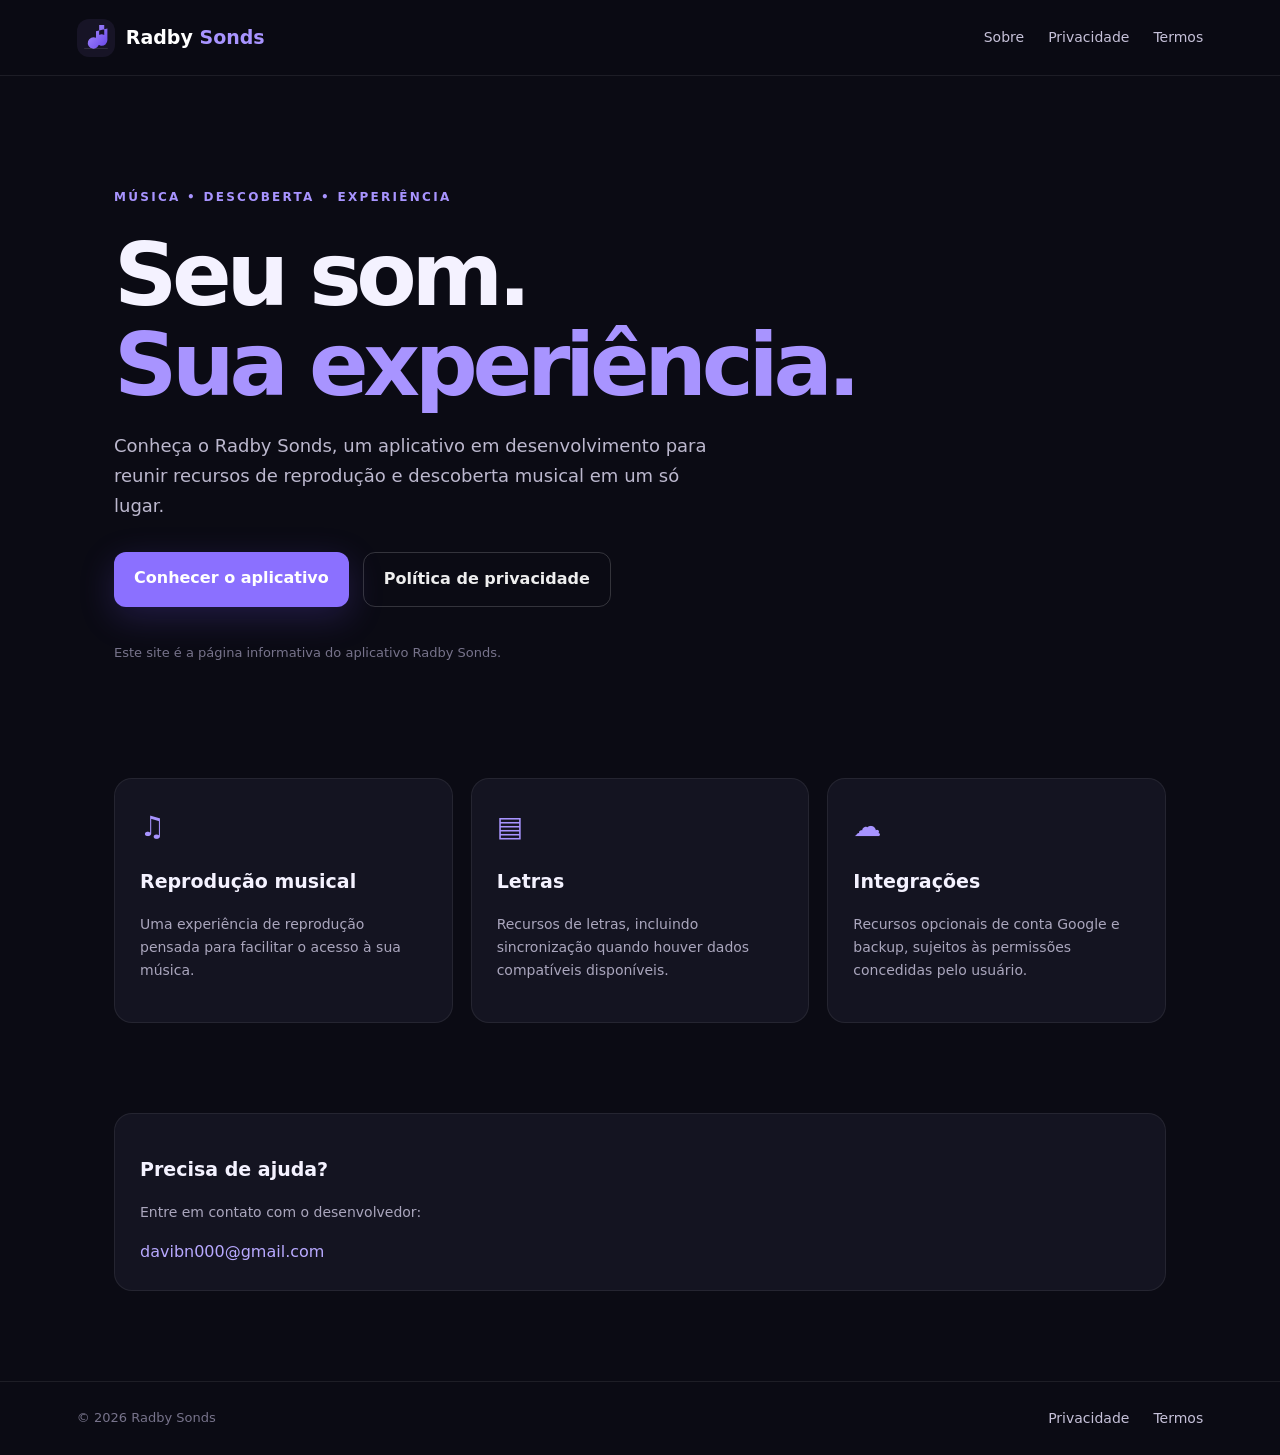
<file: index.html>
<!doctype html>
<html lang="pt-BR">
<head>
<meta charset="utf-8"><meta name="viewport" content="width=device-width, initial-scale=1">
<meta name="description" content="Radby Sonds — seu espaço para descobrir e ouvir música.">
<meta name="theme-color" content="#0b0b14">
<title>Radby Sonds</title><link rel="icon" href="assets/logo.svg" type="image/svg+xml">
<link rel="stylesheet" href="assets/style.css">
</head>
<body>
<header class="nav"><a class="brand" href="index.html"><img src="assets/logo.svg" alt="" width="38" height="38"><span>Radby <b>Sonds</b></span></a><nav><a href="#sobre">Sobre</a><a href="privacy.html">Privacidade</a><a href="terms.html">Termos</a></nav></header>
<main>
<section class="hero">
<div class="eyebrow">MÚSICA • DESCOBERTA • EXPERIÊNCIA</div>
<h1>Seu som.<br><span>Sua experiência.</span></h1>
<p>Conheça o Radby Sonds, um aplicativo em desenvolvimento para reunir recursos de reprodução e descoberta musical em um só lugar.</p>
<div class="actions"><a class="button primary" href="#sobre">Conhecer o aplicativo</a><a class="button secondary" href="privacy.html">Política de privacidade</a></div>
<div class="note">Este site é a página informativa do aplicativo Radby Sonds.</div>
</section>
<section class="features" id="sobre">
<article><div class="symbol">♫</div><h2>Reprodução musical</h2><p>Uma experiência de reprodução pensada para facilitar o acesso à sua música.</p></article>
<article><div class="symbol">▤</div><h2>Letras</h2><p>Recursos de letras, incluindo sincronização quando houver dados compatíveis disponíveis.</p></article>
<article><div class="symbol">☁</div><h2>Integrações</h2><p>Recursos opcionais de conta Google e backup, sujeitos às permissões concedidas pelo usuário.</p></article>
</section>
<section class="contact"><h2>Precisa de ajuda?</h2><p>Entre em contato com o desenvolvedor:</p><a href="mailto:davibn000@gmail.com">davibn000@gmail.com</a></section>
</main>
<footer><span>© <span id="year"></span> Radby Sonds</span><div><a href="privacy.html">Privacidade</a><a href="terms.html">Termos</a></div></footer>
<script>document.getElementById('year').textContent=new Date().getFullYear()</script>
</body></html>
</file>
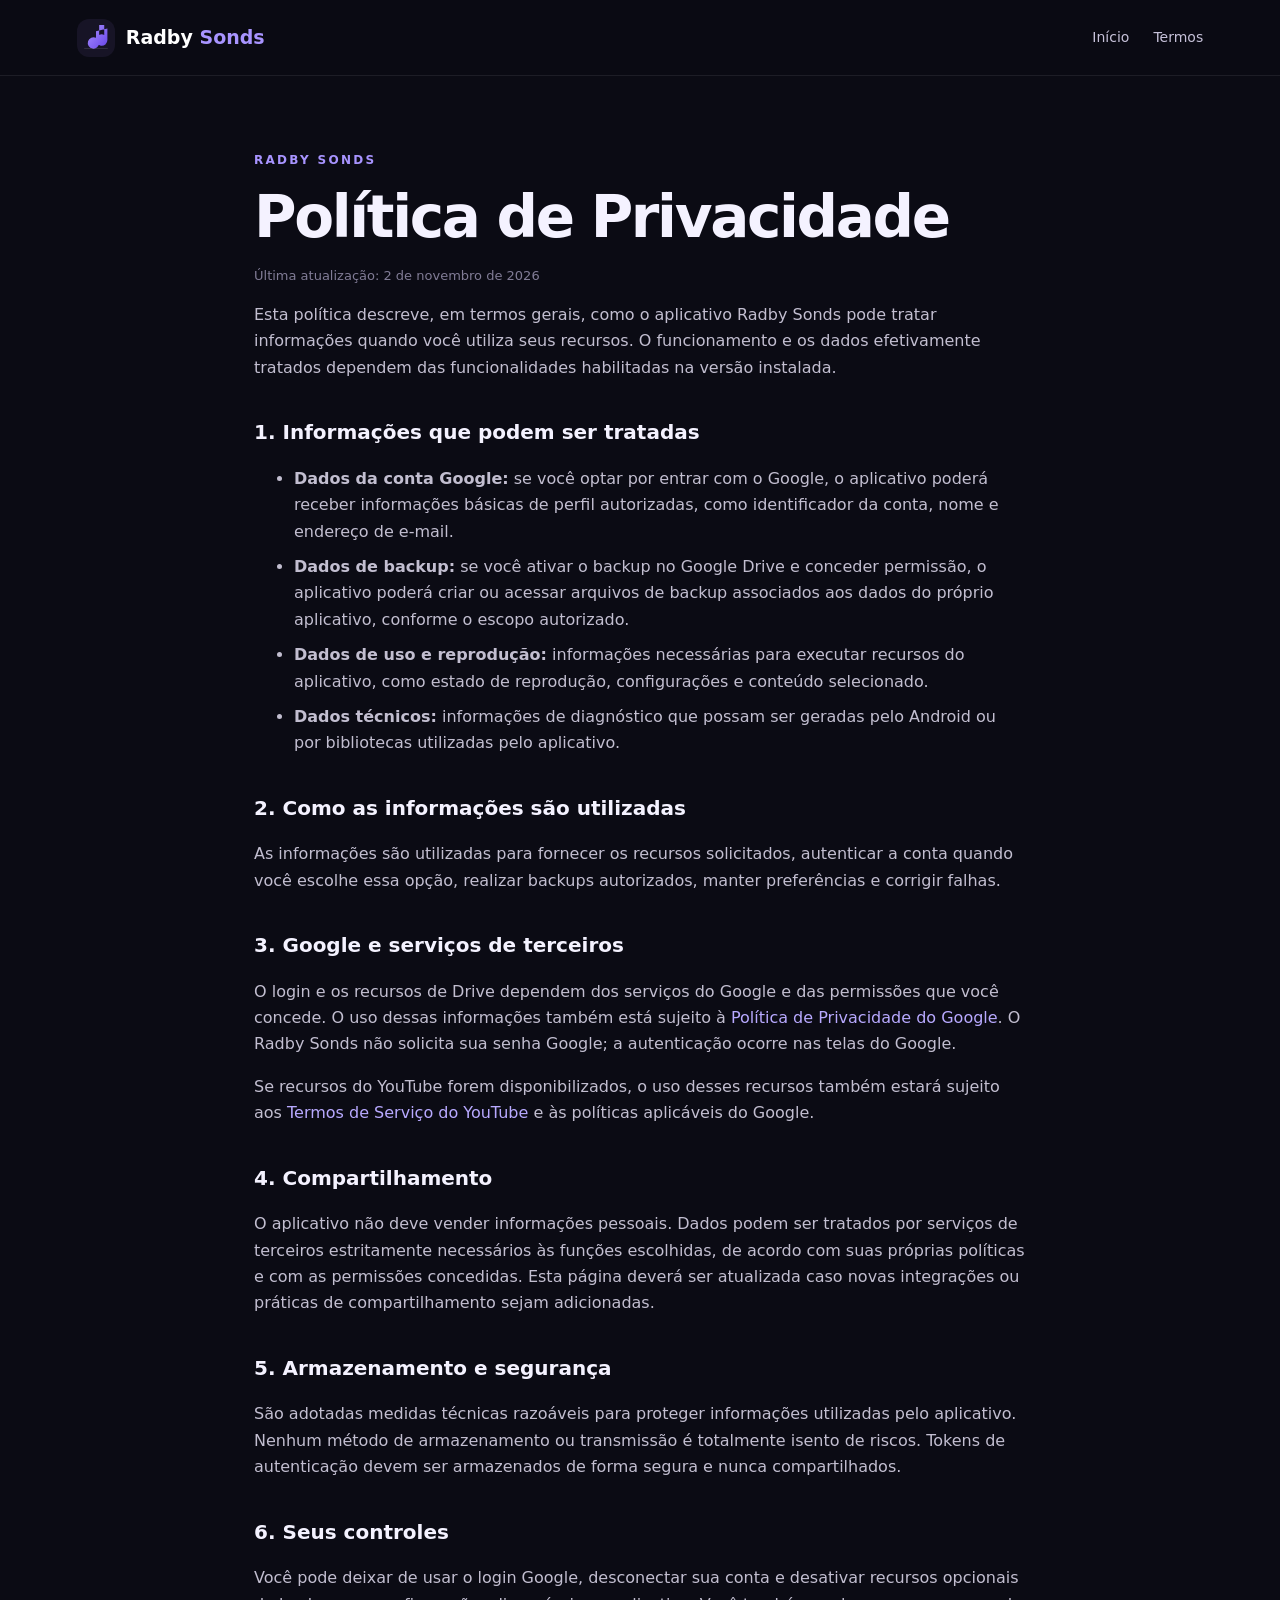
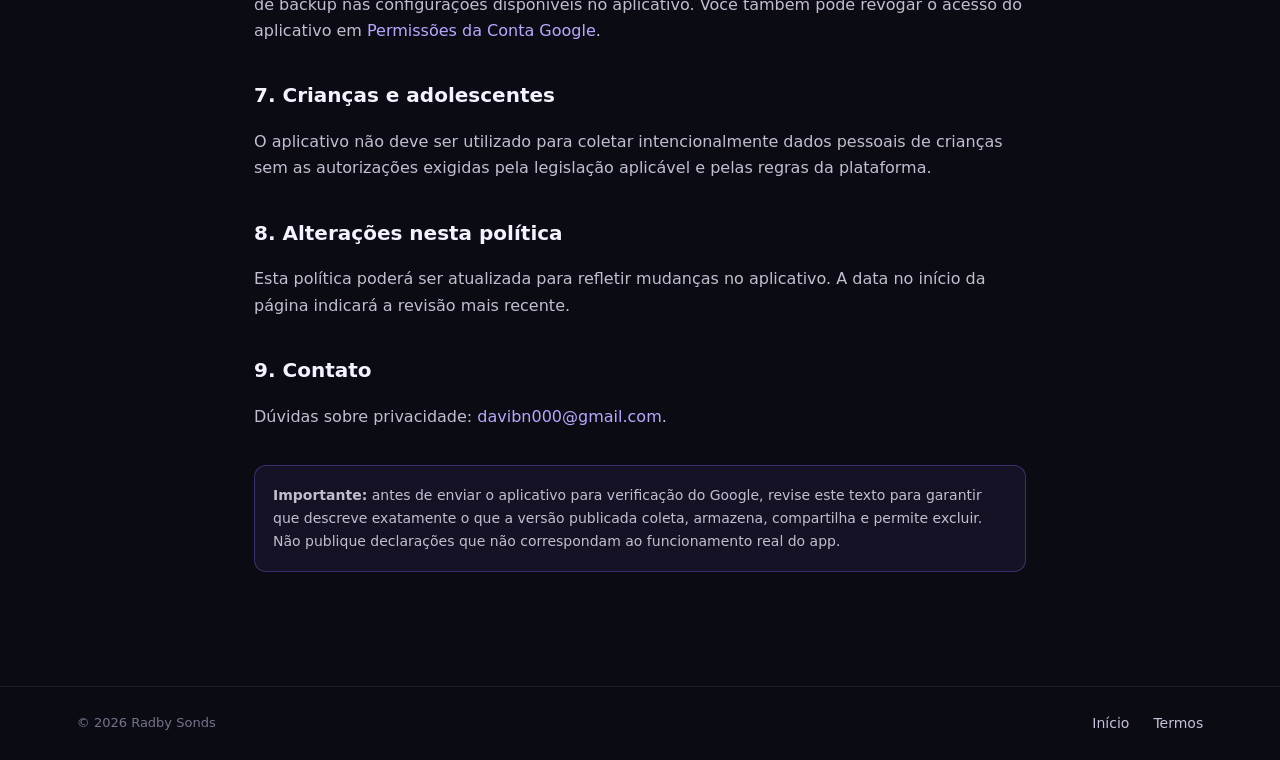
<file: privacy.html>
<!doctype html>
<html lang="pt-BR"><head><meta charset="utf-8"><meta name="viewport" content="width=device-width,initial-scale=1"><meta name="theme-color" content="#0b0b14"><title>Política de Privacidade — Radby Sonds</title><link rel="icon" href="assets/logo.svg"><link rel="stylesheet" href="assets/style.css"></head>
<body><header class="nav"><a class="brand" href="index.html"><img src="assets/logo.svg" width="38" height="38" alt=""><span>Radby <b>Sonds</b></span></a><nav><a href="index.html">Início</a><a href="terms.html">Termos</a></nav></header>
<main class="document"><div class="eyebrow">RADBY SONDS</div><h1>Política de Privacidade</h1><p class="updated">Última atualização: 2 de novembro de 2026</p>
<p>Esta política descreve, em termos gerais, como o aplicativo Radby Sonds pode tratar informações quando você utiliza seus recursos. O funcionamento e os dados efetivamente tratados dependem das funcionalidades habilitadas na versão instalada.</p>
<h2>1. Informações que podem ser tratadas</h2><ul><li><b>Dados da conta Google:</b> se você optar por entrar com o Google, o aplicativo poderá receber informações básicas de perfil autorizadas, como identificador da conta, nome e endereço de e-mail.</li><li><b>Dados de backup:</b> se você ativar o backup no Google Drive e conceder permissão, o aplicativo poderá criar ou acessar arquivos de backup associados aos dados do próprio aplicativo, conforme o escopo autorizado.</li><li><b>Dados de uso e reprodução:</b> informações necessárias para executar recursos do aplicativo, como estado de reprodução, configurações e conteúdo selecionado.</li><li><b>Dados técnicos:</b> informações de diagnóstico que possam ser geradas pelo Android ou por bibliotecas utilizadas pelo aplicativo.</li></ul>
<h2>2. Como as informações são utilizadas</h2><p>As informações são utilizadas para fornecer os recursos solicitados, autenticar a conta quando você escolhe essa opção, realizar backups autorizados, manter preferências e corrigir falhas.</p>
<h2>3. Google e serviços de terceiros</h2><p>O login e os recursos de Drive dependem dos serviços do Google e das permissões que você concede. O uso dessas informações também está sujeito à <a href="https://policies.google.com/privacy" target="_blank" rel="noopener">Política de Privacidade do Google</a>. O Radby Sonds não solicita sua senha Google; a autenticação ocorre nas telas do Google.</p><p>Se recursos do YouTube forem disponibilizados, o uso desses recursos também estará sujeito aos <a href="https://www.youtube.com/t/terms" target="_blank" rel="noopener">Termos de Serviço do YouTube</a> e às políticas aplicáveis do Google.</p>
<h2>4. Compartilhamento</h2><p>O aplicativo não deve vender informações pessoais. Dados podem ser tratados por serviços de terceiros estritamente necessários às funções escolhidas, de acordo com suas próprias políticas e com as permissões concedidas. Esta página deverá ser atualizada caso novas integrações ou práticas de compartilhamento sejam adicionadas.</p>
<h2>5. Armazenamento e segurança</h2><p>São adotadas medidas técnicas razoáveis para proteger informações utilizadas pelo aplicativo. Nenhum método de armazenamento ou transmissão é totalmente isento de riscos. Tokens de autenticação devem ser armazenados de forma segura e nunca compartilhados.</p>
<h2>6. Seus controles</h2><p>Você pode deixar de usar o login Google, desconectar sua conta e desativar recursos opcionais de backup nas configurações disponíveis no aplicativo. Você também pode revogar o acesso do aplicativo em <a href="https://myaccount.google.com/permissions" target="_blank" rel="noopener">Permissões da Conta Google</a>.</p>
<h2>7. Crianças e adolescentes</h2><p>O aplicativo não deve ser utilizado para coletar intencionalmente dados pessoais de crianças sem as autorizações exigidas pela legislação aplicável e pelas regras da plataforma.</p>
<h2>8. Alterações nesta política</h2><p>Esta política poderá ser atualizada para refletir mudanças no aplicativo. A data no início da página indicará a revisão mais recente.</p>
<h2>9. Contato</h2><p>Dúvidas sobre privacidade: <a href="mailto:davibn000@gmail.com">davibn000@gmail.com</a>.</p>
<p class="notice"><b>Importante:</b> antes de enviar o aplicativo para verificação do Google, revise este texto para garantir que descreve exatamente o que a versão publicada coleta, armazena, compartilha e permite excluir. Não publique declarações que não correspondam ao funcionamento real do app.</p>
</main><footer><span>© 2026 Radby Sonds</span><div><a href="index.html">Início</a><a href="terms.html">Termos</a></div></footer></body></html>
</file>
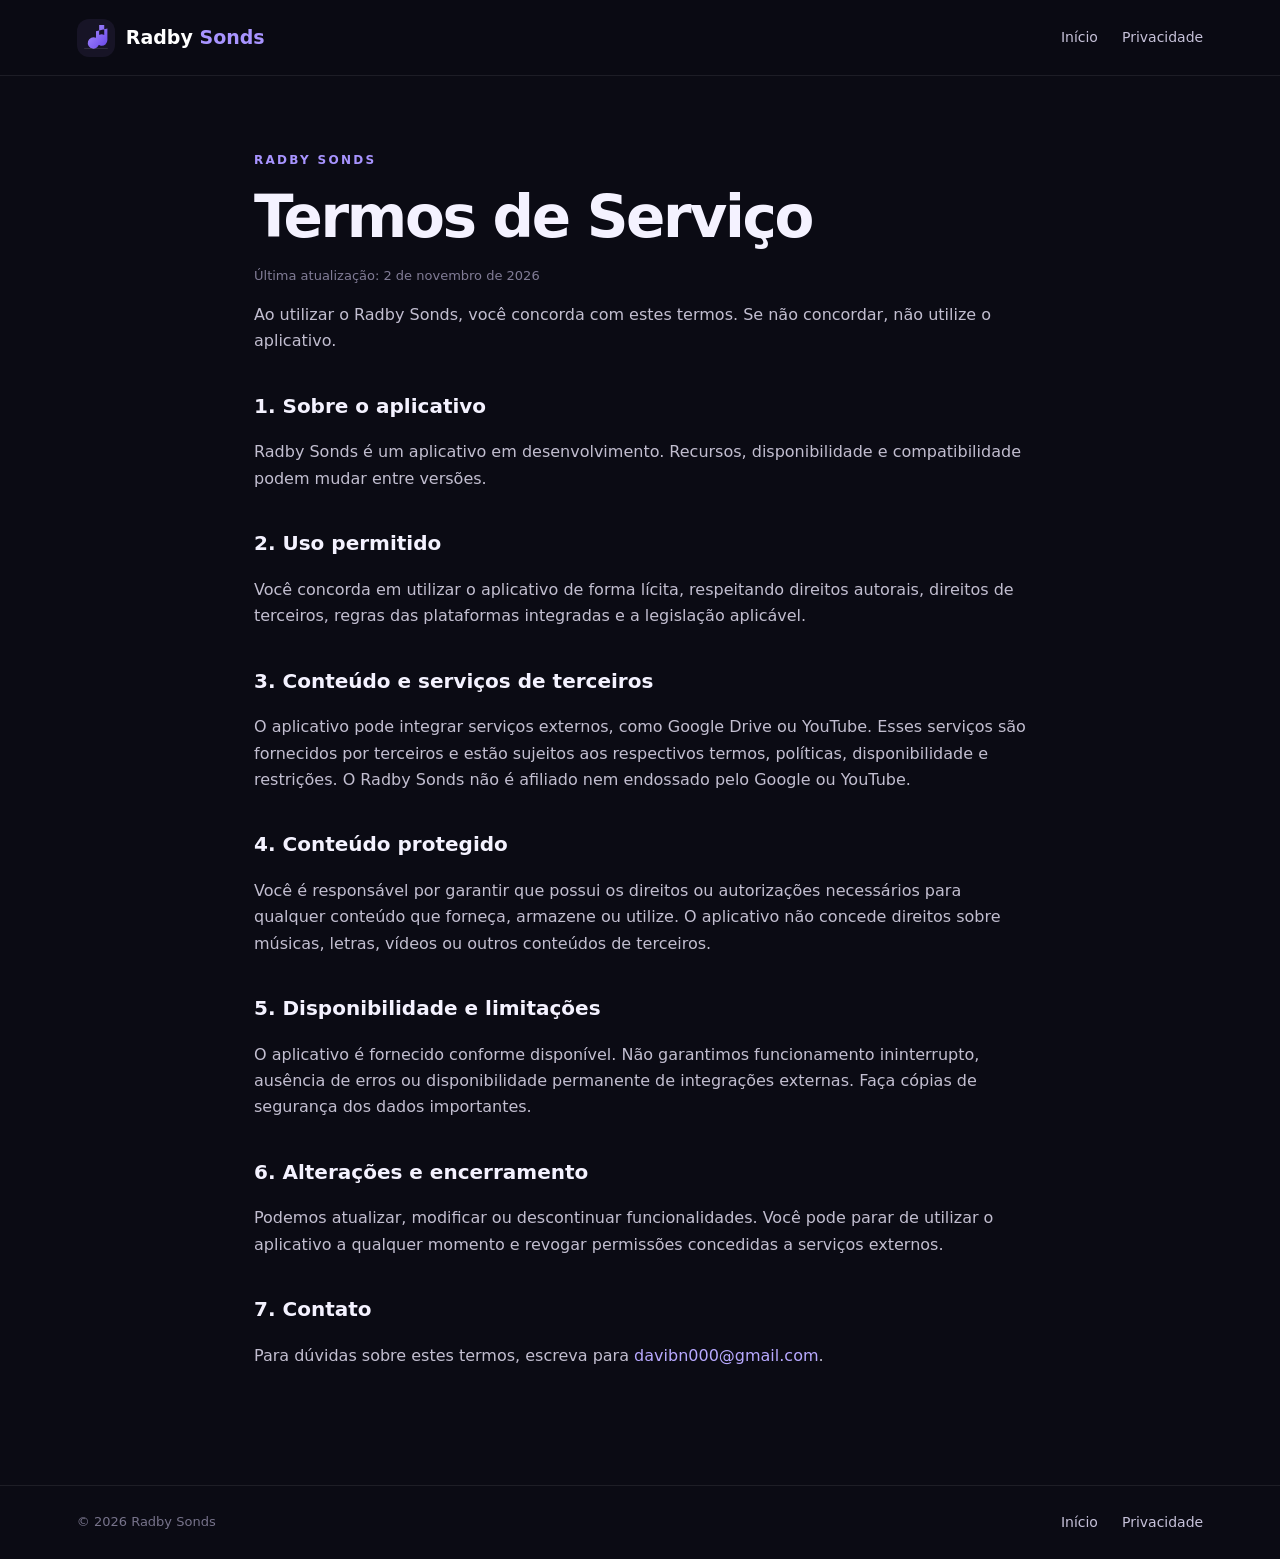
<file: terms.html>
<!doctype html>
<html lang="pt-BR"><head><meta charset="utf-8"><meta name="viewport" content="width=device-width,initial-scale=1"><meta name="theme-color" content="#0b0b14"><title>Termos de Serviço — Radby Sonds</title><link rel="icon" href="assets/logo.svg"><link rel="stylesheet" href="assets/style.css"></head>
<body><header class="nav"><a class="brand" href="index.html"><img src="assets/logo.svg" width="38" height="38" alt=""><span>Radby <b>Sonds</b></span></a><nav><a href="index.html">Início</a><a href="privacy.html">Privacidade</a></nav></header>
<main class="document"><div class="eyebrow">RADBY SONDS</div><h1>Termos de Serviço</h1><p class="updated">Última atualização: 2 de novembro de 2026</p>
<p>Ao utilizar o Radby Sonds, você concorda com estes termos. Se não concordar, não utilize o aplicativo.</p>
<h2>1. Sobre o aplicativo</h2><p>Radby Sonds é um aplicativo em desenvolvimento. Recursos, disponibilidade e compatibilidade podem mudar entre versões.</p>
<h2>2. Uso permitido</h2><p>Você concorda em utilizar o aplicativo de forma lícita, respeitando direitos autorais, direitos de terceiros, regras das plataformas integradas e a legislação aplicável.</p>
<h2>3. Conteúdo e serviços de terceiros</h2><p>O aplicativo pode integrar serviços externos, como Google Drive ou YouTube. Esses serviços são fornecidos por terceiros e estão sujeitos aos respectivos termos, políticas, disponibilidade e restrições. O Radby Sonds não é afiliado nem endossado pelo Google ou YouTube.</p>
<h2>4. Conteúdo protegido</h2><p>Você é responsável por garantir que possui os direitos ou autorizações necessários para qualquer conteúdo que forneça, armazene ou utilize. O aplicativo não concede direitos sobre músicas, letras, vídeos ou outros conteúdos de terceiros.</p>
<h2>5. Disponibilidade e limitações</h2><p>O aplicativo é fornecido conforme disponível. Não garantimos funcionamento ininterrupto, ausência de erros ou disponibilidade permanente de integrações externas. Faça cópias de segurança dos dados importantes.</p>
<h2>6. Alterações e encerramento</h2><p>Podemos atualizar, modificar ou descontinuar funcionalidades. Você pode parar de utilizar o aplicativo a qualquer momento e revogar permissões concedidas a serviços externos.</p>
<h2>7. Contato</h2><p>Para dúvidas sobre estes termos, escreva para <a href="mailto:davibn000@gmail.com">davibn000@gmail.com</a>.</p>
</main><footer><span>© 2026 Radby Sonds</span><div><a href="index.html">Início</a><a href="privacy.html">Privacidade</a></div></footer></body></html>
</file>
<file: assets/style.css>
*{box-sizing:border-box}html{scroll-behavior:smooth}body{margin:0;background:#0b0b14;color:#f4f2ff;font-family:Inter,ui-sans-serif,system-ui,-apple-system,"Segoe UI",sans-serif;line-height:1.65}a{color:#b8a9ff;text-decoration:none}a:hover{color:#fff}.nav{height:76px;display:flex;align-items:center;justify-content:space-between;padding:0 max(6vw,22px);border-bottom:1px solid #ffffff14;background:#0b0b14eF;position:sticky;top:0;backdrop-filter:blur(12px);z-index:2}.brand{display:flex;align-items:center;gap:11px;color:white;font-size:19px;font-weight:650}.brand img{border-radius:12px}.brand b{color:#a894ff}.nav nav,footer div{display:flex;gap:24px}.nav nav a,footer a{color:#c6c1d9;font-size:14px}.hero{max-width:1100px;margin:auto;padding:112px 24px 90px}.eyebrow{color:#a894ff;font-size:12px;font-weight:800;letter-spacing:.19em}.hero h1{font-size:clamp(48px,8vw,88px);line-height:1.02;letter-spacing:-.06em;margin:22px 0}.hero h1 span{color:#a894ff}.hero p{color:#bcb8ce;max-width:600px;font-size:18px}.actions{display:flex;gap:14px;flex-wrap:wrap;margin-top:32px}.button{padding:13px 20px;border-radius:12px;font-weight:700}.primary{background:#8b70ff;color:white;box-shadow:0 10px 35px #7756ff35}.secondary{border:1px solid #ffffff2b;color:#eee}.note{margin-top:35px;color:#77738b;font-size:13px}.features{max-width:1100px;margin:0 auto;padding:25px 24px 90px;display:grid;grid-template-columns:repeat(3,1fr);gap:18px}.features article,.contact{background:#141421;border:1px solid #ffffff12;border-radius:18px;padding:25px}.symbol{font-size:28px;color:#a894ff}.features h2,.contact h2{font-size:19px}.features p,.contact p{color:#aaa6bd;font-size:14px}.contact{max-width:1052px;margin:0 auto 90px}.document{max-width:820px;margin:0 auto;padding:75px 24px 100px}.document h1{font-size:clamp(36px,6vw,58px);letter-spacing:-.04em;line-height:1.1;margin:15px 0}.document h2{font-size:20px;margin-top:35px}.document p,.document li{color:#c2bed0}.document li{margin:9px 0}.updated{font-size:13px;color:#817c96!important}.notice{margin-top:35px;padding:18px;border:1px solid #8b70ff55;background:#8b70ff12;border-radius:12px;font-size:14px}footer{border-top:1px solid #ffffff14;padding:25px max(6vw,22px);display:flex;justify-content:space-between;color:#77738b;font-size:13px}@media(max-width:700px){.nav{padding:0 18px}.nav nav{gap:12px}.nav nav a{font-size:12px}.features{grid-template-columns:1fr}.hero{padding-top:75px}footer{gap:18px;flex-direction:column}footer div{gap:18px}}
</file>
